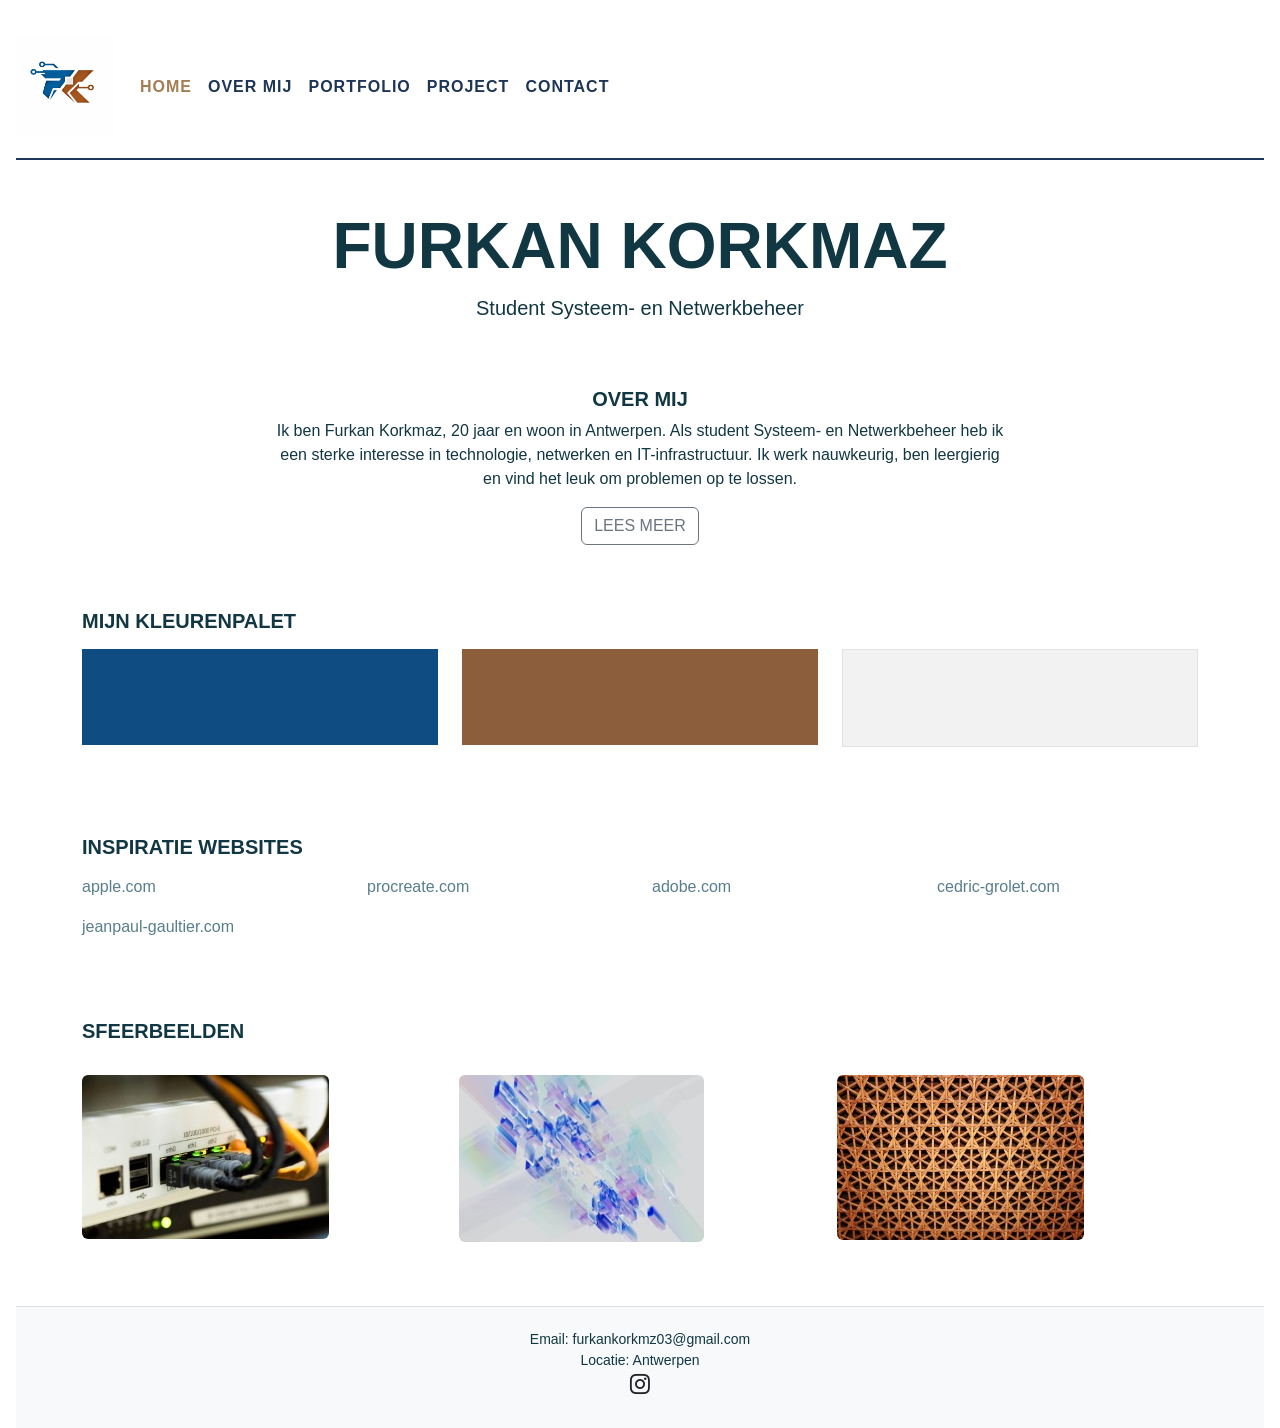
<file: index.html>
<!DOCTYPE html>
<html lang="nl-BE">

<head>
  <meta charset="UTF-8">
  <meta name="viewport" content="width=device-width, initial-scale=1.0">
  <title>Home - Furkan Korkmaz </title>
  <!-- resetten van browsers -->
  <link rel="stylesheet" href="css/reset.css">
 <!-- Bootstrap CSS -->
  <link href="https://cdn.jsdelivr.net/npm/bootstrap@5.3.3/dist/css/bootstrap.min.css" rel="stylesheet"
    integrity="sha384-QWTKZyjpPEjISv5WaRU9OFeRpok6YctnYmDr5pNlyT2bRjXh0JMhjY6hW+ALEwIH" crossorigin="anonymous">
 <!-- Bootstrap CSS icons: https://icons.getbootstrap.com/#usage -->
 <link rel="stylesheet" href="https://cdn.jsdelivr.net/npm/bootstrap-icons@1.11.3/font/bootstrap-icons.min.css">
 <!-- JavaScript: Bootstrap Bundle with Popper -->
 <script src="https://cdn.jsdelivr.net/npm/bootstrap@5.3.3/dist/js/bootstrap.bundle.min.js"
    integrity="sha384-YvpcrYf0tY3lHB60NNkmXc5s9fDVZLESaAA55NDzOxhy9GkcIdslK1eN7N6jIeHz" crossorigin="anonymous" defer>
  </script>
  <!-- eigen CSS -->
  <link rel="stylesheet" href="css/style.css">
</head>

<body class="p-3 m-0 border-0 bd-example">
  <nav class="navbar navbar-expand-md bg-light container-fluid">
    <a class="navbar-brand" href="index.html">
      <img src="assets/images/logo.png" alt="logo" width="100" height="100">
    </a>
    <button class="navbar-toggler" type="button" data-bs-toggle="collapse" data-bs-target="#navbarNav"
      aria-controls="navbarNav" aria-expanded="false" aria-label="Toggle navigation">
      <span class="navbar-toggler-icon"></span>
    </button>
    <div class="collapse navbar-collapse" id="navbarNav">
      <ul class="navbar-nav me-auto mb-2 mb-lg-0">
        <li class="nav-item"><a class="nav-link active" href="index.html">home</a></li>
        <li class="nav-item"><a class="nav-link" href="over-mij.html">over mij</a></li>
        <li class="nav-item"><a class="nav-link" href="portfolio.html">portfolio</a></li>
        <li class="nav-item"><a class="nav-link" href="project.html">project</a></li>
        <li class="nav-item"><a class="nav-link" href="contact.html">contact</a></li>
      </ul>
    </div>
  </nav>


  <header class="container my-5 text-center">
    <h1 class="display-3 fw-bold">FURKAN KORKMAZ</h1>
    <p class="lead">Student Systeem- en Netwerkbeheer</p>
  </header>

 
  <section class="container my-5">
    <div class="row">
      <article class="col-md-8 mx-auto text-center">
        <h2 class="text-uppercase fs-5 fw-bolder pt-3">over mij</h2>
        <p>
          Ik ben Furkan Korkmaz, 20 jaar en woon in Antwerpen. Als student Systeem- en Netwerkbeheer
          heb ik een sterke interesse in technologie, netwerken en IT-infrastructuur. Ik werk
          nauwkeurig, ben leergierig en vind het leuk om problemen op te lossen.
        </p>
        <a href="over-mij.html" class="btn btn-outline-secondary">LEES MEER</a>
      </article>
    </div>
  </section>

  <section class="container my-5">
    <h2 class="text-uppercase fs-5 fw-bolder pt-3">mijn kleurenpalet</h2>
    <div class="row text-center mt-3">
      <figure class="col-md-4 mb-4">
        <div class="p-5" style="background:#0F4C81;"></div>
      </figure>
      <figure class="col-md-4 mb-4">
        <div class="p-5" style="background:#8C5E3C;"></div>
      </figure>
      <figure class="col-md-4 mb-4">
        <div class="p-5 border" style="background:#F2F2F2;"></div>
      </figure>
    </div>
  </section>

  <section class="container my-5">
    <h2 class="text-uppercase fs-5 fw-bolder pt-3">inspiratie websites</h2>
    <div class="row mt-3">
      <article class="col-md-3 col-sm-6 mb-3">
        <a href="https://apple.com" target="_blank" class="text-decoration-none">apple.com</a>
      </article>
      <article class="col-md-3 col-sm-6 mb-3">
        <a href="https://procreate.com" target="_blank" class="text-decoration-none">procreate.com</a>
      </article>
      <article class="col-md-3 col-sm-6 mb-3">
        <a href="https://adobe.com" target="_blank" class="text-decoration-none">adobe.com</a>
      </article>
      <article class="col-md-3 col-sm-6 mb-3">
        <a href="https://cedric-grolet.com" target="_blank" class="text-decoration-none">cedric-grolet.com</a>
      </article>
      <article class="col-md-3 col-sm-6 mb-3">
        <a href="https://jeanpaul-gaultier.com" target="_blank" class="text-decoration-none">jeanpaul-gaultier.com</a>
      </article>
    </div>
  </section>

  <section class="container my-5">
    <h2 class="text-uppercase fs-5 fw-bolder pt-3">sfeerbeelden</h2>
    <div class="row g-3 mt-3">
      <figure class="col-md-4">
        <img src="assets/images/sfeerbeeld1.jpg" class="img-fluid rounded" alt="sfeerbeeld 1">
      </figure>
      <figure class="col-md-4">
        <img src="assets/images/sfeerbeeld2.jpg" class="img-fluid rounded" alt="sfeerbeeld 2">
      </figure>
      <figure class="col-md-4">
        <img src="assets/images/sfeerbeeld3.jpg" class="img-fluid rounded" alt="sfeerbeeld 3">
      </figure>
    </div>
  </section>

  <footer class="container-fluid bg-light text-center h6 small p-4">
    <p class="mb-1">Email: furkankorkmz03@gmail.com </p>
    <p class="mb-1">Locatie: Antwerpen</p>
    <div class="mb-2">
      <a href="https://instagram.com/" target="_blank" class="text-dark">
        <i class="bi bi-instagram fs-5"></i>
      </a>
    </div>
  </footer>
</body>
</html>
</file>
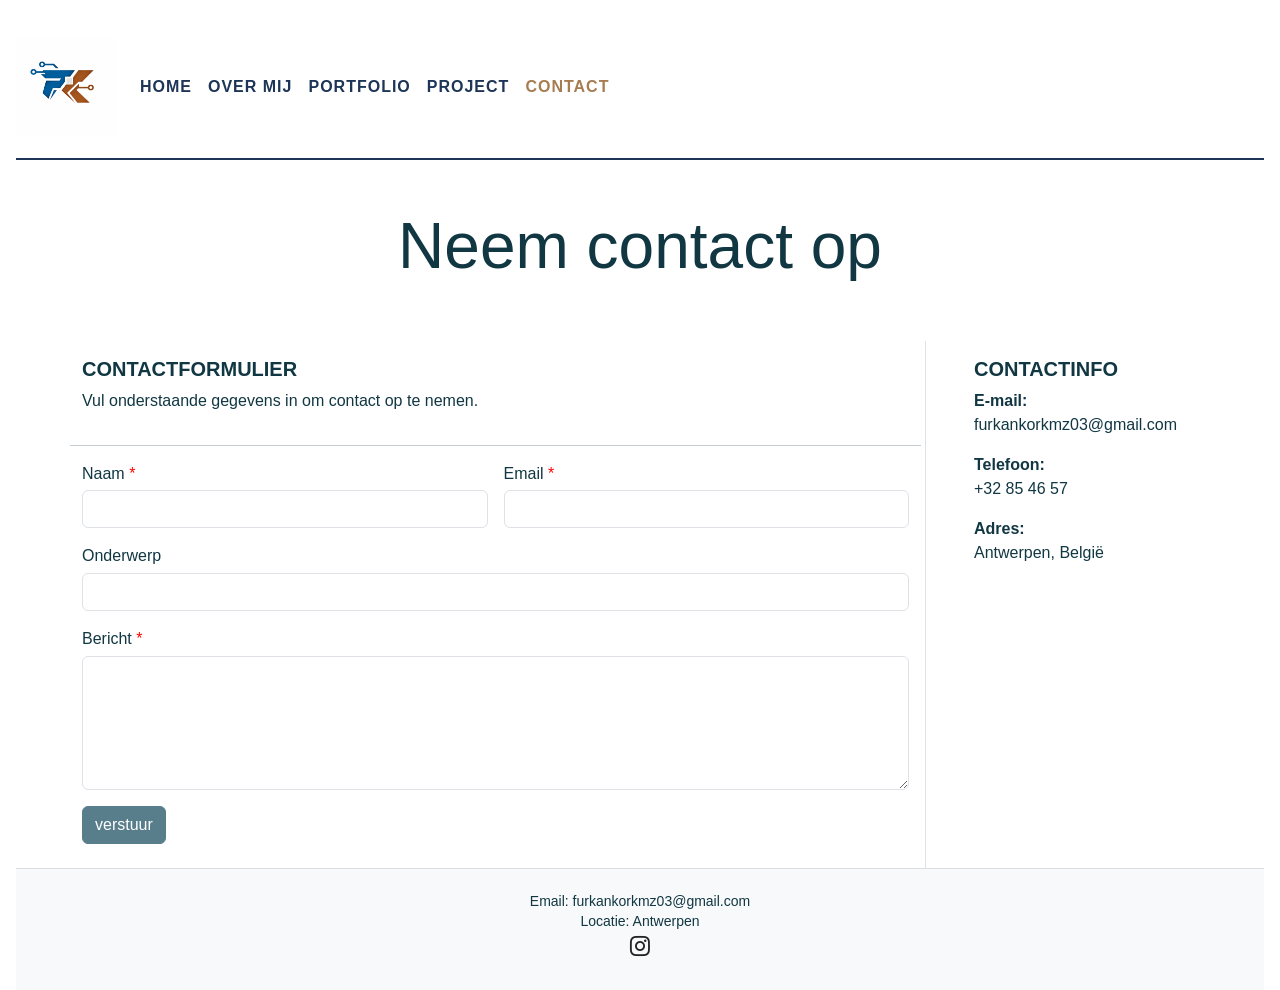
<file: contact.html>
<!DOCTYPE html>
<html lang="nl-BE">

<head>
  <meta charset="UTF-8">
  <meta name="viewport" content="width=device-width, initial-scale=1.0">
  <title>Contact - Furkan Korkmaz</title>
  <!-- resetten van browsers -->
  <link rel="stylesheet" href="css/reset.css">
  <!-- Bootstrap CSS -->
  <link href="https://cdn.jsdelivr.net/npm/bootstrap@5.3.3/dist/css/bootstrap.min.css" rel="stylesheet"
    integrity="sha384-QWTKZyjpPEjISv5WaRU9OFeRpok6YctnYmDr5pNlyT2bRjXh0JMhjY6hW+ALEwIH" crossorigin="anonymous">
  <!-- Bootstrap CSS icons: https://icons.getbootstrap.com/#usage -->
  <link rel="stylesheet" href="https://cdn.jsdelivr.net/npm/bootstrap-icons@1.11.3/font/bootstrap-icons.min.css">
  <!-- JavaScript: Bootstrap Bundle with Popper -->
  <script src="https://cdn.jsdelivr.net/npm/bootstrap@5.3.3/dist/js/bootstrap.bundle.min.js"
    integrity="sha384-YvpcrYf0tY3lHB60NNkmXc5s9fDVZLESaAA55NDzOxhy9GkcIdslK1eN7N6jIeHz" crossorigin="anonymous" defer>
  </script>
  <!-- eigen geschreven css -->
  <link rel="stylesheet" href="css/style.css">
</head>

<body class="p-3 m-0 border-0 bd-example">
  <nav class="navbar navbar-expand-md bg-light container-fluid">
    <a class="navbar-brand" href="index.html">
     <img src="assets/images/logo.png" alt="Logo Furkan" width="100" height="100">
    </a>
    <button class="navbar-toggler" type="button" data-bs-toggle="collapse" data-bs-target="#navbarSupportedContent"
      aria-controls="navbarSupportedContent" aria-expanded="false" aria-label="Toggle navigation">
      <span class="navbar-toggler-icon"></span>
    </button>
    <div class="collapse navbar-collapse" id="navbarSupportedContent">
      <ul class="navbar-nav me-auto mb-2 mb-lg-0">
        <li class="nav-item">
          <a class="nav-link" href="index.html">home</a>
        </li>
        <li class="nav-item">
          <a class="nav-link" href="over-mij.html">over mij</a>
        </li>
        <li class="nav-item">
          <a class="nav-link" href="portfolio.html">portfolio</a>
        </li>
        <li class="nav-item">
          <a class="nav-link" href="project.html">project</a>
        </li>
        <li class="nav-item">
          <a class="nav-link active" aria-current="page" href="contact.html">contact</a>
        </li>
      </ul>
    </div>
  </nav>

  <header class="row m-5">
    <h1 class="col display-3 donkerblauw text-center">Neem contact op</h1>
  </header>

  <div class="container">
    <div class="row">
      <main class="col-md-9 pe-3">
        <section id="contactform" class="row">
          <div class="col-12 mb-3">
            <h2 class="text-uppercase fs-5 fw-bolder pt-3">contactformulier</h2>
            <p>Vul onderstaande gegevens in om contact op te nemen.</p>
          </div>
          <hr>

          <form action="#" method="post">
            <fieldset class="row g-3 mb-4">
              <div class="col-md-6">
                <label for="naam" class="form-label">Naam <span>*</span></label>
                <input type="text" class="form-control" id="naam" required>
              </div>
              <div class="col-md-6">
                <label for="email" class="form-label">Email <span>*</span></label>
                <input type="email" class="form-control" id="email" required>
              </div>
              <div class="col-12">
                <label for="onderwerp" class="form-label">Onderwerp</label>
                <input type="text" class="form-control" id="onderwerp">
              </div>
              <div class="col-12">
                <label for="bericht" class="form-label">Bericht <span>*</span></label>
                <textarea class="form-control" id="bericht" rows="5" required></textarea>
              </div>
              <div class="col-12">
                <button type="submit" class="btn btn-primary">verstuur</button>
              </div>
            </fieldset>
            </form>
            </section>
            </main>
      
      <aside class="col-md-3 border-start ps-5">
        <h2 class="text-uppercase fs-5 fw-bolder pt-3">contactinfo</h2>
        <p>
          <strong>E‑mail:</strong><br>
          <a href="mailto:furkankorkmz03@gmail.com"> furkankorkmz03@gmail.com </a>
        </p>
        <p>
          <strong>Telefoon:</strong><br>
          +32 85 46 57
        </p>
        <p>
          <strong>Adres:</strong><br>
          Antwerpen, België
        </p>
      </aside>
    </div>
  </div>

  <footer class="container-fluid bg-light text-center h6 small p-4">
    <p class="mb-1">Email: furkankorkmz03@gmail.com </p>
    <p class="mb-1">Locatie: Antwerpen</p>
    <div class="mb-2">
      <a href="https://instagram.com/" target="_blank" class="text-dark">
        <i class="bi bi-instagram fs-5"></i>
      </a>
    </div>
  </footer>
</body>
</html>
</file>
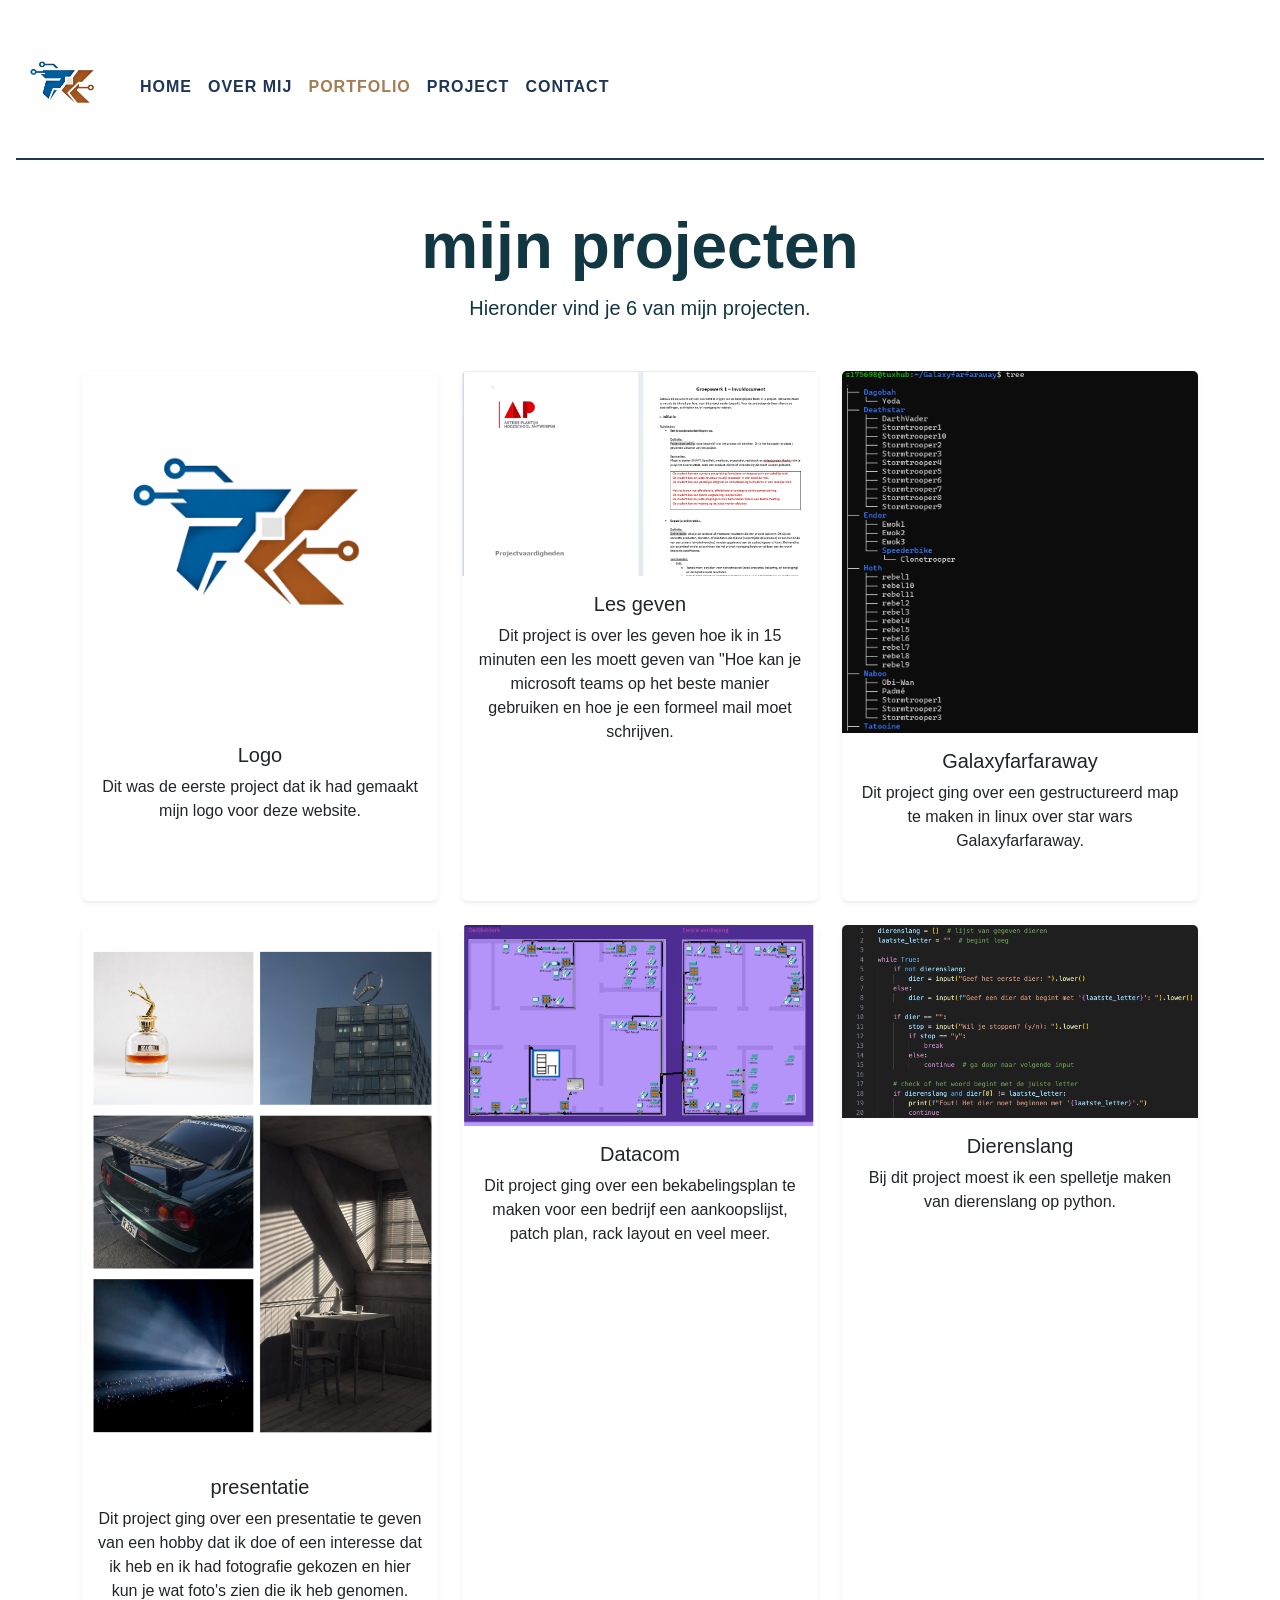
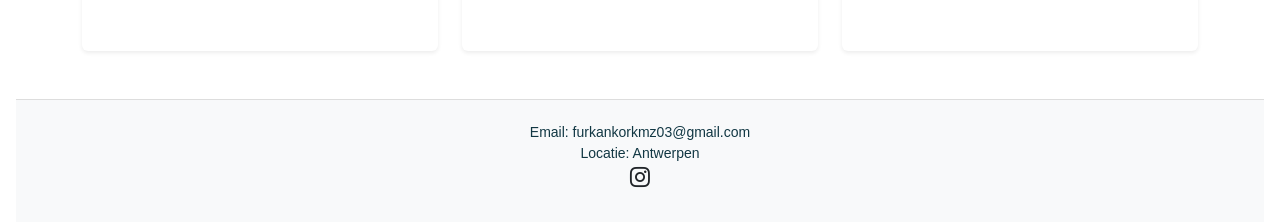
<file: portfolio.html>
<!DOCTYPE html>
<html lang="nl-BE">

<head>
  <meta charset="UTF-8">
  <meta name="viewport" content="width=device-width, initial-scale=1.0">
  <title>portfolio - Furkan Korkmaz</title>
  <!-- resetten van browsers -->
  <link rel="stylesheet" href="css/reset.css">
 <!-- Bootstrap CSS -->
  <link href="https://cdn.jsdelivr.net/npm/bootstrap@5.3.3/dist/css/bootstrap.min.css" rel="stylesheet"
    integrity="sha384-QWTKZyjpPEjISv5WaRU9OFeRpok6YctnYmDr5pNlyT2bRjXh0JMhjY6hW+ALEwIH" crossorigin="anonymous">
 <!-- Bootstrap CSS icons: https://icons.getbootstrap.com/#usage -->
 <link rel="stylesheet" href="https://cdn.jsdelivr.net/npm/bootstrap-icons@1.11.3/font/bootstrap-icons.min.css">
 <!-- JavaScript: Bootstrap Bundle with Popper -->
 <script src="https://cdn.jsdelivr.net/npm/bootstrap@5.3.3/dist/js/bootstrap.bundle.min.js"
    integrity="sha384-YvpcrYf0tY3lHB60NNkmXc5s9fDVZLESaAA55NDzOxhy9GkcIdslK1eN7N6jIeHz" crossorigin="anonymous" defer>
  </script>
  <!-- eigen CSS -->
  <link rel="stylesheet" href="css/style.css">
</head>
<body class="p-3 m-0 border-0 bd-example">
  <nav class="navbar navbar-expand-md bg-light container-fluid">
    <a class="navbar-brand" href="index.html"><img src="assets/images/logo.png" alt="logo" width="100" height="100">
    </a>
    <button class="navbar-toggler" type="button" data-bs-toggle="collapse" data-bs-target="#navbarNav"
      aria-controls="navbarNav" aria-expanded="false" aria-label="Toggle navigation">
      <span class="navbar-toggler-icon"></span>
    </button>
    <div class="collapse navbar-collapse" id="navbarNav">
      <ul class="navbar-nav me-auto mb-2 mb-lg-0">
        <li class="nav-item"><a class="nav-link" href="index.html">home</a></li>
        <li class="nav-item"><a class="nav-link" href="over-mij.html">over mij</a></li>
        <li class="nav-item"><a class="nav-link active" href="portfolio.html">portfolio</a></li>
        <li class="nav-item"><a class="nav-link" href="project.html">project</a></li>
        <li class="nav-item"><a class="nav-link" href="contact.html">contact</a></li>
      </ul>
    </div>
  </nav>

  <header class="container my-5 text-center">
    <h1 class="display-3 fw-bold">mijn projecten</h1>
    <p class="lead">Hieronder vind je 6 van mijn projecten.</p>
  </header>
  <div class="container my-5">
    <div class="row g-4">
      <article class="col-md-4 col-sm-6">
        <figure class="card h-100 border-0 shadow-sm">
          <img src="assets/images/logo.png" class="card-img-top" alt="Project 1">
          <figcaption class="card-body text-center">
            <h5 class="card-title"> Logo </h5>
            <p>Dit was de eerste project dat ik had gemaakt mijn logo voor deze website.</p>
          </figure>
        </figcaption>
      </article>

      <article class="col-md-4 col-sm-6">
        <figure class="card h-100 border-0 shadow-sm">
          <img src="assets/images/projectles.png" class="card-img-top" alt="Project 2">
          <figcaption class ="card-body text-center">
            <h5 class="card-title"> Les geven</h5>
            <p>Dit project is over les geven hoe ik in 15 minuten een les moett geven van "Hoe kan je microsoft teams op het beste manier gebruiken en hoe je een formeel mail moet schrijven.</p>
          </figcaption>
        </figure>
      </article>

      <article class="col-md-4 col-sm-6">
        <figure class="card h-100 border-0 shadow-sm">
          <img src="assets/images/Galaxyfarfaraway.png" class="card-img-top" alt="Project 3">
          <figcaption class="card-body text-center">
            <h5 class="card-title">Galaxyfarfaraway</h5>
            <p>Dit project ging over een gestructureerd map te maken in linux over star wars Galaxyfarfaraway. </p>
          </figcaption>
        </figure>
      </article>

      <article class="col-md-4 col-sm-6">
        <figure class="card h-100 border-0 shadow-sm">
          <img src="assets/images/presentatie.png" class="card-img-top" alt="Project 4">
          <figcaption class="card-body text-center">
            <h5 class="card-title"> presentatie</h5>
            <p>Dit project ging over een presentatie te geven van een hobby dat ik doe of een interesse dat ik heb en ik had fotografie gekozen en hier kun je wat foto's zien die ik heb genomen.</p>
          </figure>
        </figcaption>
      </article>

      <article class="col-md-4 col-sm-6">
        <figure class="card h-100 border-0 shadow-sm">
          <img src="assets/images/datacom.png" class="card-img-top" alt="Project 5">
          <figcaption class="card-body text-center">
            <h5 class="card-title">Datacom</h5>
            <p>Dit project ging over een bekabelingsplan te maken voor een bedrijf een aankoopslijst, patch plan, rack layout en veel meer.</p>
          </figcaption>
        </figure>
      </article>

      <article class="col-md-4 col-sm-6">
        <figure class="card h-100 border-0 shadow-sm">
          <img src="assets/images/dierenslang.png" class="card-img-top" alt="Project 6">
          <figcaption class="card-body text-center">
            <h5 class="card-title">Dierenslang</h5>
          <p>Bij dit project moest ik een spelletje maken van dierenslang op python.</p>
          </figcaption>
        </figure>
      </article>
    </div>
  </div> 
  
  <footer class="container-fluid bg-light text-center h6 small p-4">
    <p class="mb-1">Email: furkankorkmz03@gmail.com </p>
    <p class="mb-1">Locatie: Antwerpen</p>
    <div class="mb-2">
      <a href="https://instagram.com/" target="_blank" class="text-dark">
        <i class="bi bi-instagram fs-5"></i>
      </a>
    </div>
  </footer>
</body>
</html>
</file>
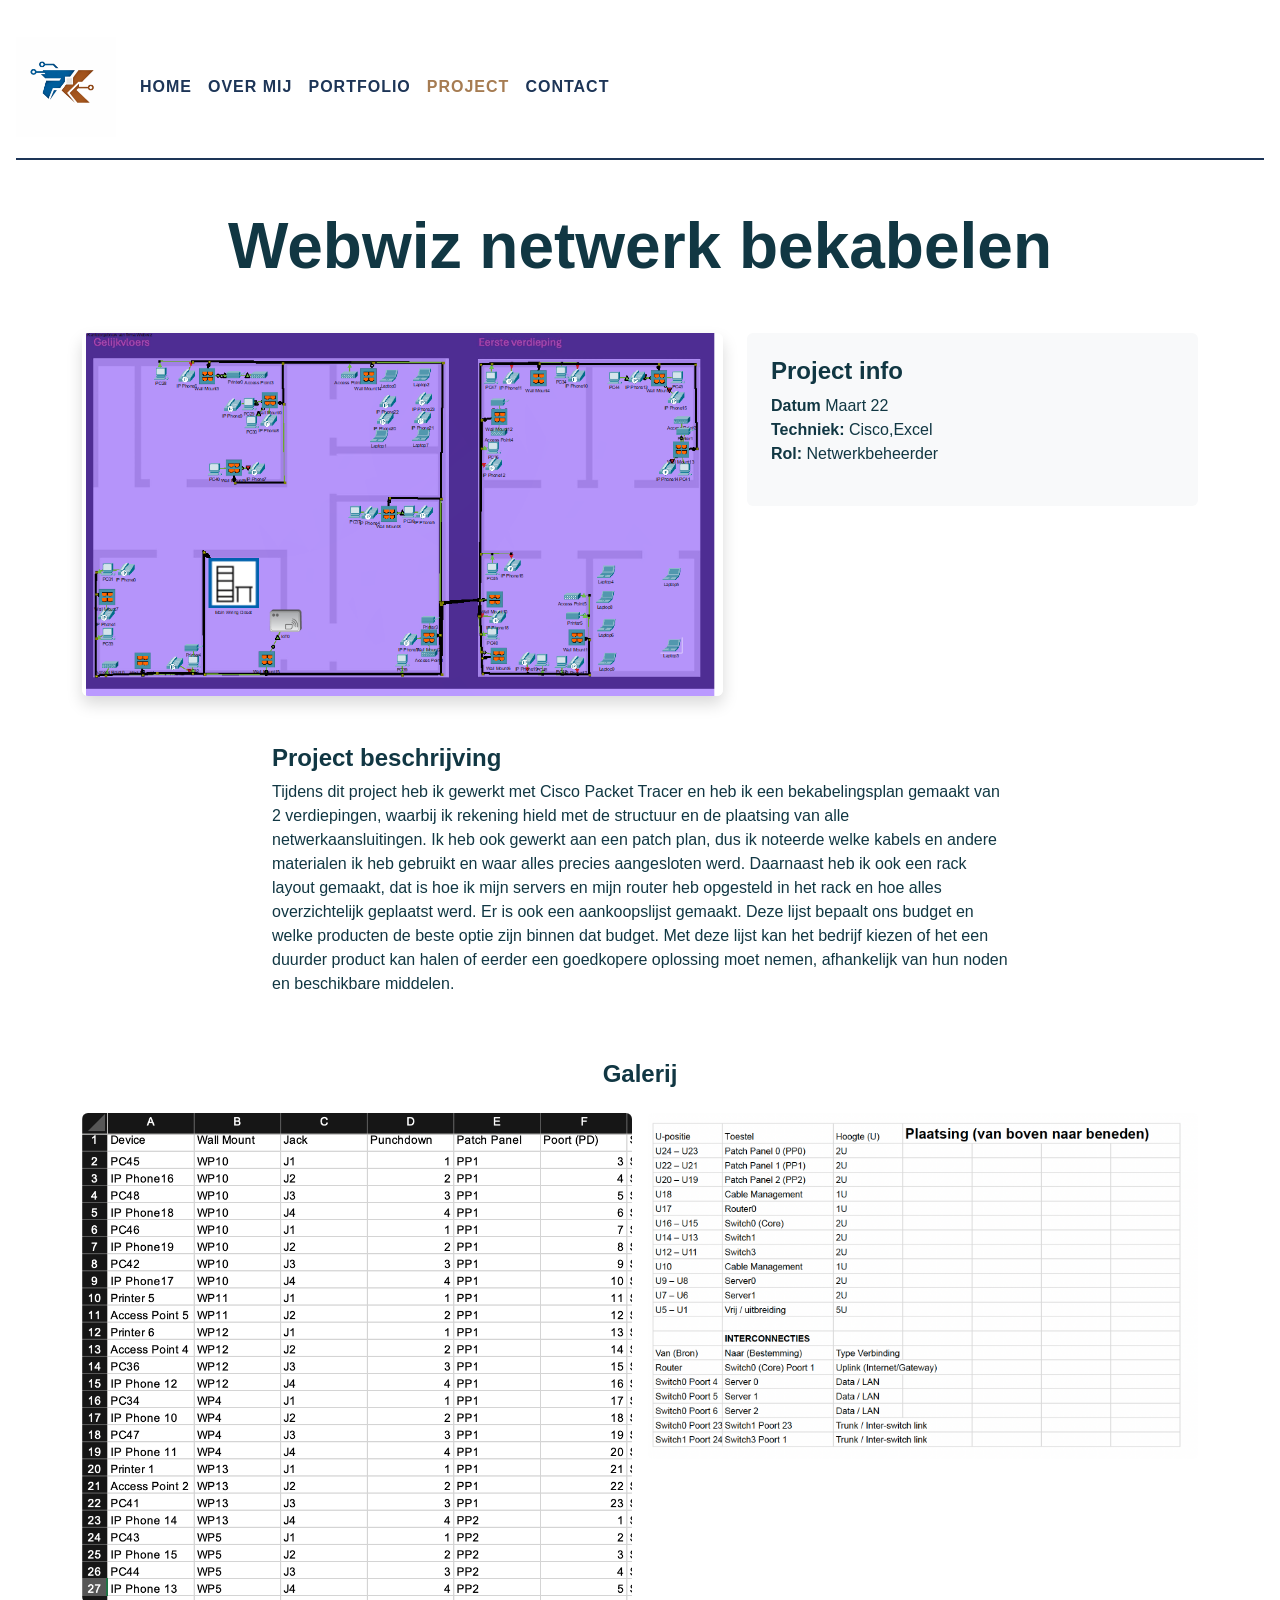
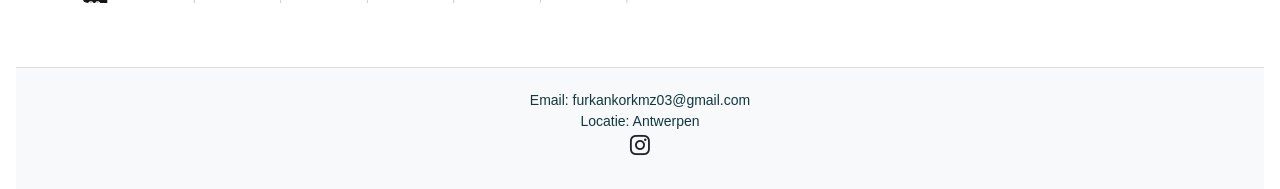
<file: project.html>
<!DOCTYPE html>
<html lang="nl-BE">

<head>
  <meta charset="UTF-8">
  <meta name="viewport" content="width=device-width, initial-scale=1.0">
  <title>project - Furkan Korkmaz</title>
  <!-- resetten van browsers -->
  <link rel="stylesheet" href="css/reset.css">
 <!-- Bootstrap CSS -->
  <link href="https://cdn.jsdelivr.net/npm/bootstrap@5.3.3/dist/css/bootstrap.min.css" rel="stylesheet"
    integrity="sha384-QWTKZyjpPEjISv5WaRU9OFeRpok6YctnYmDr5pNlyT2bRjXh0JMhjY6hW+ALEwIH" crossorigin="anonymous">
 <!-- Bootstrap CSS icons: https://icons.getbootstrap.com/#usage -->
 <link rel="stylesheet" href="https://cdn.jsdelivr.net/npm/bootstrap-icons@1.11.3/font/bootstrap-icons.min.css">
 <!-- JavaScript: Bootstrap Bundle with Popper -->
 <script src="https://cdn.jsdelivr.net/npm/bootstrap@5.3.3/dist/js/bootstrap.bundle.min.js"
    integrity="sha384-YvpcrYf0tY3lHB60NNkmXc5s9fDVZLESaAA55NDzOxhy9GkcIdslK1eN7N6jIeHz" crossorigin="anonymous" defer>
  </script>
  <!-- eigen CSS -->
  <link rel="stylesheet" href="css/style.css">
</head>
<body class="p-3 m-0 border-0 bd-example">
 <nav class="navbar navbar-expand-md bg-light container-fluid">
    <a class="navbar-brand" href="index.html">
      <img src="assets/images/logo.png" alt="logo" width="100" height="100">
    </a>
    <button class="navbar-toggler" type="button" data-bs-toggle="collapse" data-bs-target="#navbarNav"
      aria-controls="navbarNav" aria-expanded="false" aria-label="Toggle navigation">
      <span class="navbar-toggler-icon"></span>
    </button>
    <div class="collapse navbar-collapse" id="navbarNav">
      <ul class="navbar-nav me-auto mb-2 mb-lg-0">
        <li class="nav-item"><a class="nav-link" href="index.html">home</a></li>
        <li class="nav-item"><a class="nav-link" href="over-mij.html">over mij</a></li>
        <li class="nav-item"><a class="nav-link" href="portfolio.html">portfolio</a></li>
        <li class="nav-item"><a class="nav-link active" href="project.html">project</a></li>
        <li class="nav-item"><a class="nav-link" href="contact.html">contact</a></li>
        
      </ul>
    </div>
  </nav>
<header class="container my-5 text-center">
    <h1 class="display-3 fw-bold">Webwiz netwerk bekabelen</h1>
</header>
<section class="container my-5">
<div class="row g-4"> 
<article class=" col-md-7">
    <img src="assets/images/datacom.png" class="img-fluid rounded shadow" alt="Project hoofdafbeelding">
</article>

<article class="col-md-5">
<section class="bg-light p-4 rounded">
<h2 class=" fs-4 fw-bold">Project info</h2>
<ul class="list-unstyled">
    <li><strong>Datum</strong> Maart 22</li>
            <li><strong>Techniek:</strong> Cisco,Excel</li>
            <li><strong>Rol:</strong> Netwerkbeheerder</li> 
</ul>
</section>
</article>


</div>
</section>

<section class="container my-5"> 
    <div class="row">
        <article class="col-lg-8 mx-auto">
            <h2 class="fs-4 fw-bold">Project beschrijving</h2> 
            <p>Tijdens dit project heb ik gewerkt met Cisco Packet Tracer en heb ik een bekabelingsplan gemaakt van 2 verdiepingen, waarbij ik rekening hield met de structuur en de plaatsing van alle netwerkaansluitingen. Ik heb ook gewerkt aan een patch plan, dus ik noteerde welke kabels en andere materialen ik heb gebruikt en waar alles precies aangesloten werd. Daarnaast heb ik ook een rack layout gemaakt, dat is hoe ik mijn servers en mijn router heb opgesteld in het rack en hoe alles overzichtelijk geplaatst werd.
               Er is ook een aankoopslijst gemaakt. Deze lijst bepaalt ons budget en welke producten de beste optie zijn binnen dat budget. Met deze lijst kan het bedrijf kiezen of het een duurder product kan halen of eerder een goedkopere oplossing moet nemen, afhankelijk van hun noden en beschikbare middelen.
            </p>
        </article>
    </div>
</section>

<section class="container my-5">
    <h2 class="fs-4 fw-bold text-center mb-4">Galerij</h2>
    <div class="row g-3">
    <figure class="col-6">
        <img src="assets/images/patchplan.png" class="img-fluid rounded" alt="patchplan">
    </figure>    
    <figure class="col-6">
        <img src="assets/images/racklayout.png" class="img-fluid rounded" alt="racklayout">
    </figure>    
    </div>
</section>

  <footer class="container-fluid bg-light text-center h6 small p-4">
    <p class="mb-1">Email: furkankorkmz03@gmail.com </p>
    <p class="mb-1">Locatie: Antwerpen</p>
    <div class="mb-2">
      <a href="https://instagram.com/" target="_blank" class="text-dark">
        <i class="bi bi-instagram fs-5"></i>
      </a>
    </div>
  </footer>
</body>
</html>
</file>
<file: css/style.css>
html,
body {
  box-sizing: border-box;
  background-color: #fff;
  margin: 0;
  padding: 0;
  font-family: Arial, Helvetica, sans-serif;
  color: #113743;
  height: 100%;
  width: 100%;
}

a,
a:hover {
  text-decoration: none;
  color: #587e8c;
}

.blauwgrijs {
  color: #587e8c;
}

span {
  color: red;
}

.btn-primary {
  --bs-btn-color: #fff;
  --bs-btn-bg: #587e8c;
  --bs-btn-border-color: #587e8c;
  --bs-btn-hover-color: #fff;
  --bs-btn-hover-bg: #113743;
  --bs-btn-hover-border-color: #113743;
  --bs-btn-focus-shadow-rgb: 49, 132, 253;
  --bs-btn-active-color: #fff;
  --bs-btn-active-bg: #113743;
  --bs-btn-active-border-color: #113743;
  --bs-btn-active-shadow: inset 0 3px 5px rgba(0, 0, 0, 0.125);
  --bs-btn-disabled-color: #fff;
  --bs-btn-disabled-bg: #587e8c;
  --bs-btn-disabled-border-color: #587e8c
}

:root {
  --donkerblauw: #1d3557;   
  --accent-bruin: #a67c52;  
  --wit: #ffffff;           
  --licht-grijs: #f8f9fa;
}

.navbar {
  background-color: var(--wit) !important;
  border-bottom: 2px solid var(--donkerblauw);
  padding: 1rem 0;
}

.nav-link {
  text-transform: uppercase;
  font-weight: 600;
  color: var(--donkerblauw) !important;
  letter-spacing: 1px;
}

.nav-link.active {
  color: var(--accent-bruin) !important;
}

.bruin-accent {
  color: var(--accent-bruin);
}

.wireframe-img {
  border: 8px solid var(--licht-grijs);
  border-radius: 10px;
  max-width: 100%;
  height: auto;
}

.border-wireframe {
  border: 1px solid #ddd;
  transition: transform 0.3s ease;
}

.border-wireframe:hover {
  transform: scale(1.02);
}

.btn-custom {
  background-color: var(--donkerblauw);
  color: white;
  padding: 10px 25px;
  text-transform: uppercase;
  font-weight: bold;
  border-radius: 5px;
  border: none;
}

.btn-custom:hover {
  background-color: var(--accent-bruin);
  color: white;
}

.btn-outline-custom {
  border: 2px solid var(--donkerblauw);
  color: var(--donkerblauw);
  padding: 10px 25px;
  text-transform: uppercase;
  font-weight: bold;
  background-color: transparent;
}

.btn-outline-custom:hover {
  background-color: var(--donkerblauw);
  color: white;
}
footer {
  background-color: var(--licht-grijs);
  color: var(--donkerblauw);
  border-top: 1px solid #ddd;
}
</file>
